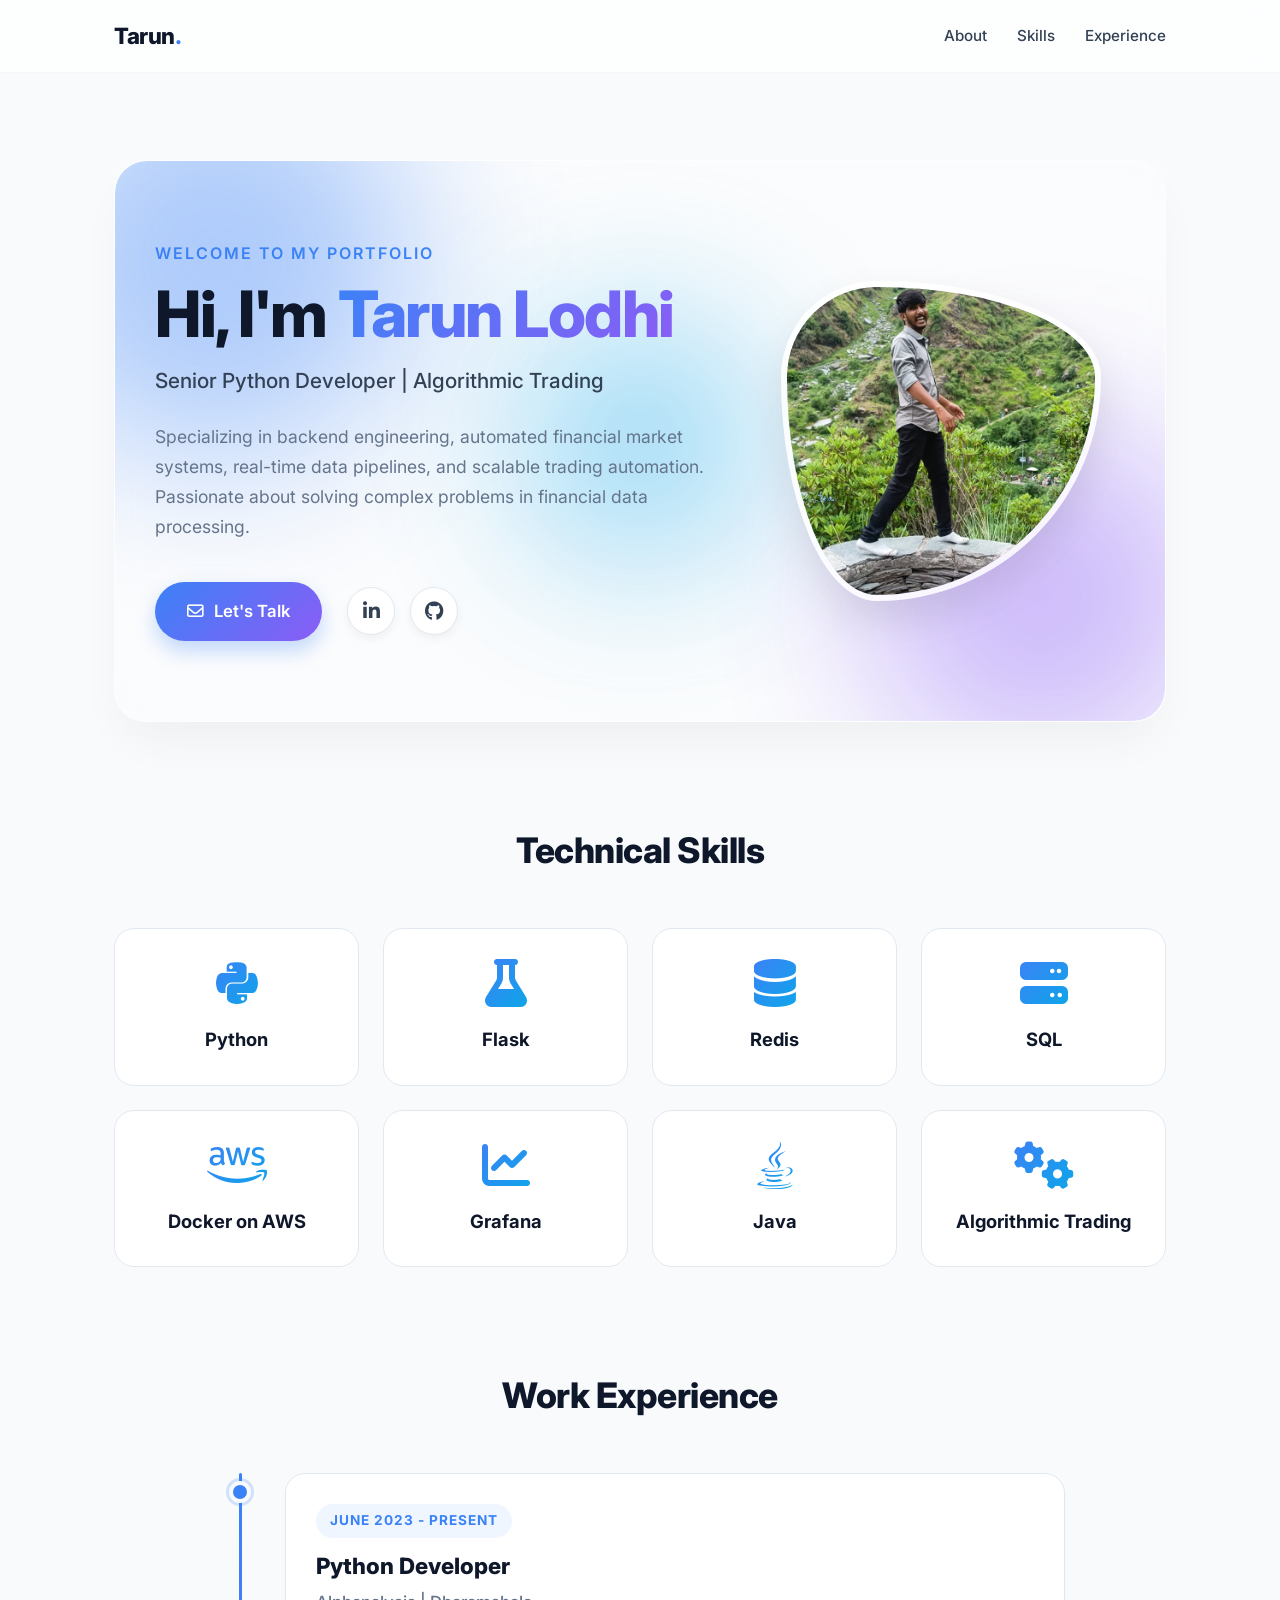
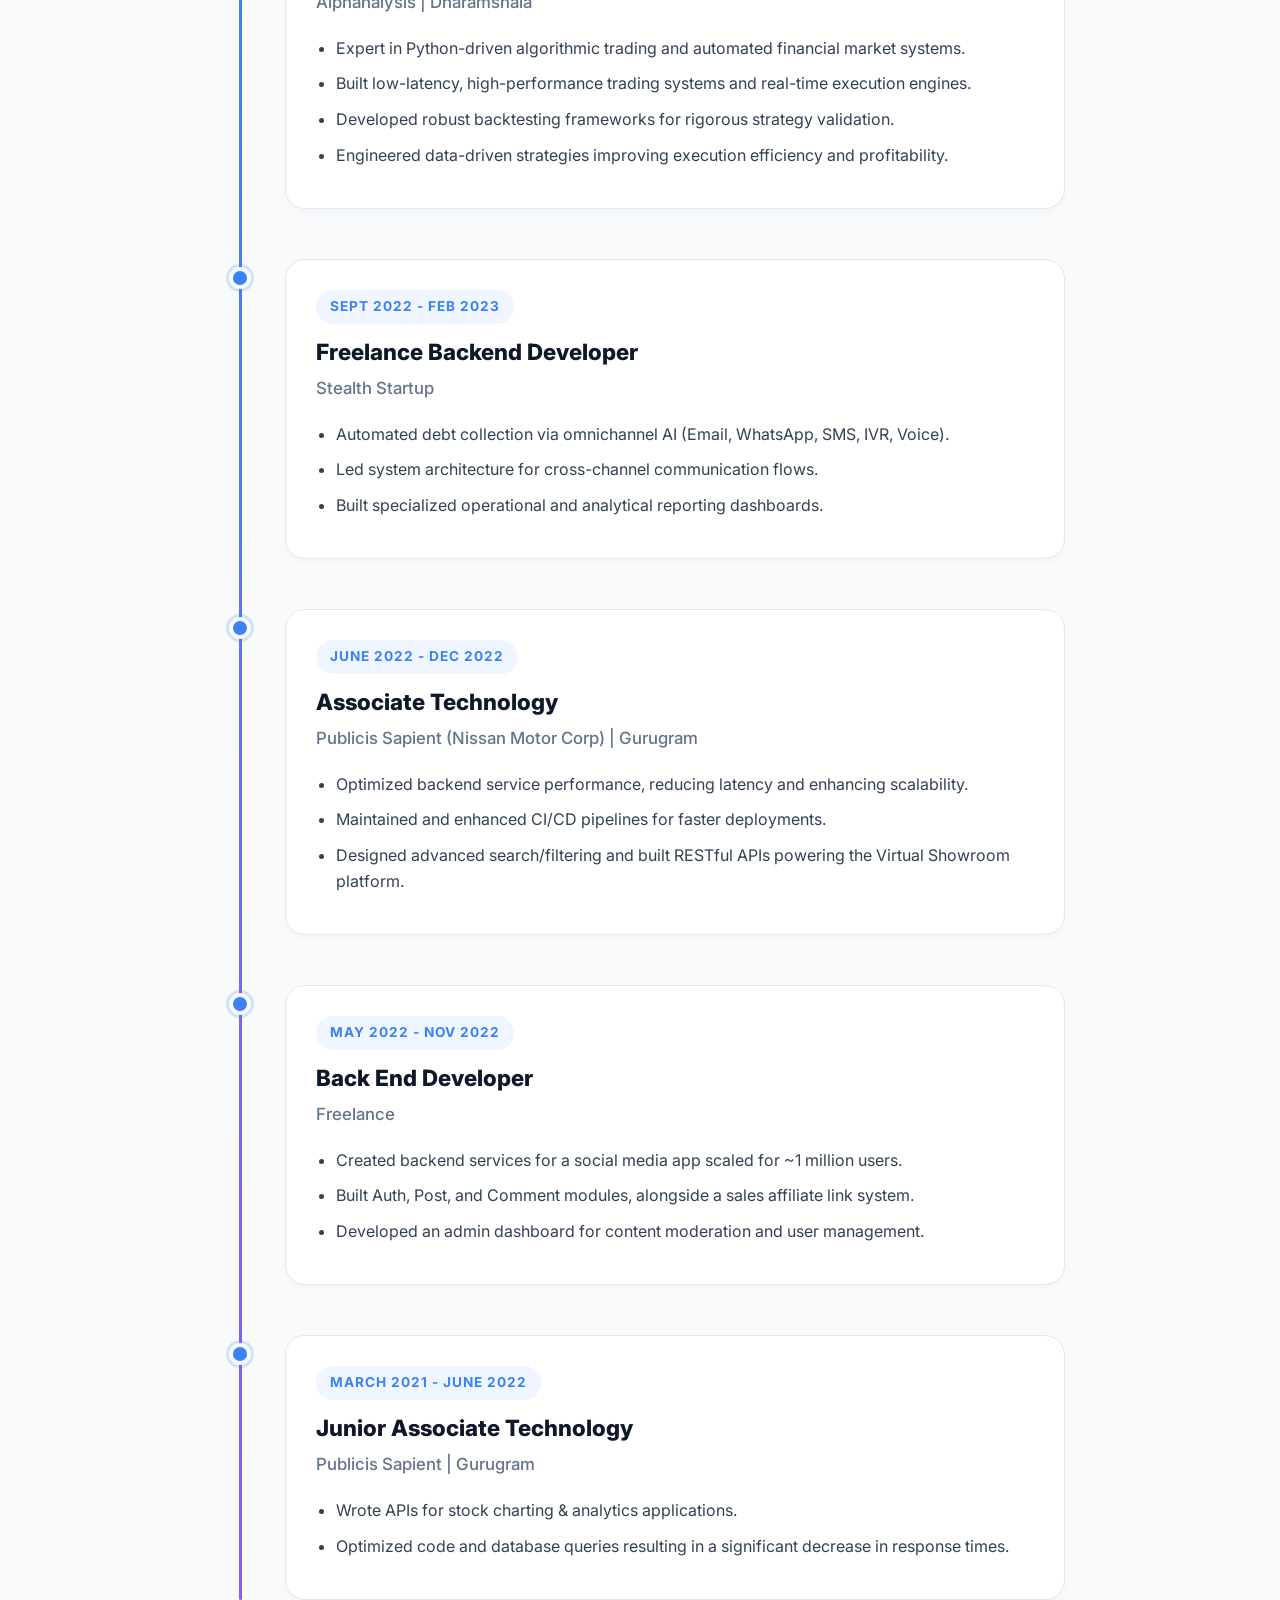
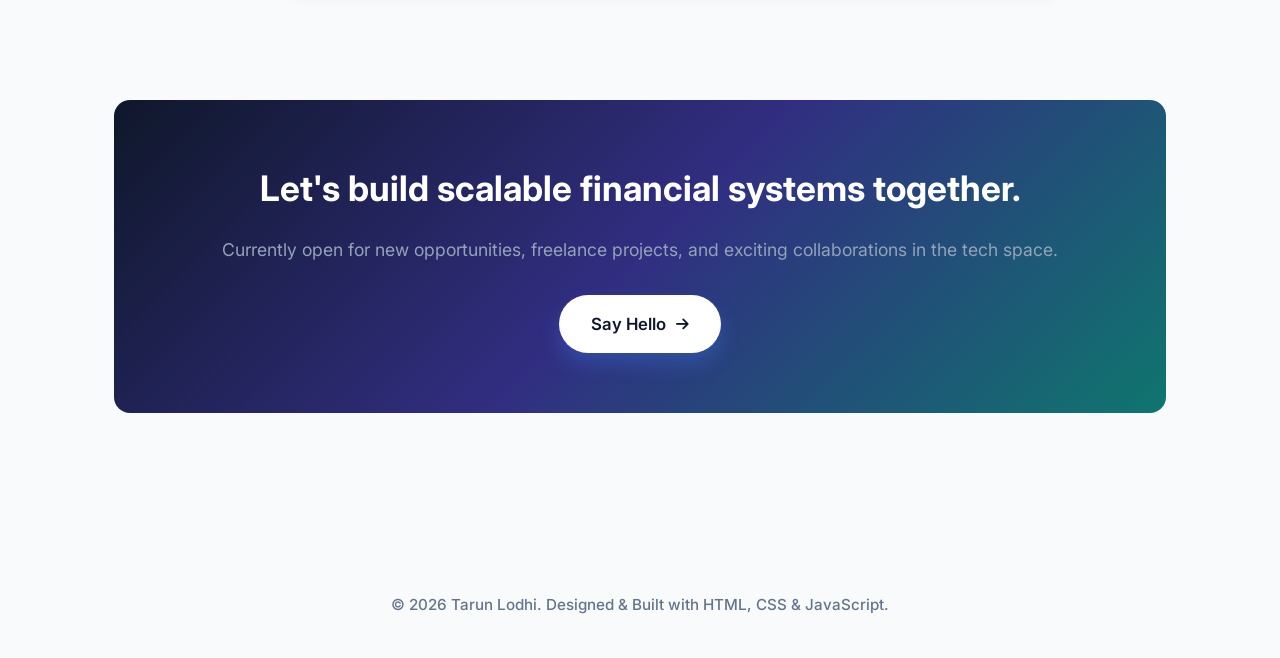
<file: tarun.html>
<!DOCTYPE html>
<html lang="en">
<head>
    <meta charset="UTF-8">
    <meta name="viewport" content="width=device-width, initial-scale=1.0">
    <title>Tarun Lodhi - Portfolio</title>
    
    <!-- Google Fonts -->
    <link rel="preconnect" href="https://fonts.googleapis.com">
    <link rel="preconnect" href="https://fonts.gstatic.com" crossorigin>
    <link href="https://fonts.googleapis.com/css2?family=Inter:wght@300;400;500;600;700;800&display=swap" rel="stylesheet">
    
    <!-- FontAwesome -->
    <link rel="stylesheet" href="https://cdnjs.cloudflare.com/ajax/libs/font-awesome/6.4.0/css/all.min.css">
    
    <link rel="stylesheet" href="root/css/style.css">
</head>
<body>

    <!-- Header Navigation -->
    <nav>
        <div class="nav-container">
            <a href="#" class="logo">Tarun<span>.</span></a>
            <ul class="nav-links">
                <li><a href="#hero">About</a></li>
                <li><a href="#skills">Skills</a></li>
                <li><a href="#experience">Experience</a></li>
                <!-- <li><a href="#projects">Projects</a></li> -->
            </ul>
        </div>
    </nav>

    <div class="container">
        
        <!-- Vibrant Modern Hero Section -->
        <section id="hero">
            <!-- Animated Gradient Background Elements -->
            <div class="hero-bg-shapes">
                <div class="shape shape-1"></div>
                <div class="shape shape-2"></div>
                <div class="shape shape-3"></div>
            </div>

            <div class="hero-content">
                <span class="greeting">Welcome to my portfolio</span>
                <h1>Hi, I'm <span class="text-gradient">Tarun Lodhi</span></h1>
                <h2>Senior Python Developer | Algorithmic Trading</h2>
                <p>
                    Specializing in backend engineering, automated financial market systems, real-time data pipelines, 
                    and scalable trading automation. Passionate about solving complex problems in financial data processing.
                </p>
                <div class="hero-actions">
                    <a href="mailto:tarunlodhi1998@gmail.com" class="btn-primary">
                        <i class="fa-regular fa-envelope"></i> Let's Talk
                    </a>
                    <div class="social-links">
                        <a href="https://www.linkedin.com/in/tarunlodhi" target="_blank" title="LinkedIn"><i class="fa-brands fa-linkedin-in"></i></a>
                        <a href="https://github.com/" target="_blank" title="GitHub"><i class="fa-brands fa-github"></i></a>
                    </div>
                </div>
            </div>
            
            <div class="hero-image-wrapper">
                <div class="hero-image">
                    <!-- Replace src with your actual professional headshot -->
                    <img src="root/imgs/profile_pic.jpg" alt="Tarun Lodhi Profile">
                </div>
            </div>
        </section>

        <!-- Technical Skills Section -->
        <section id="skills" class="fade-in-scroll">
            <h2 class="section-title">Technical Skills</h2>
            <div class="skills-grid">
                <div class="skill-card">
                    <i class="fa-brands fa-python skill-icon"></i>
                    <div class="skill-name">Python</div>
                </div>
                <div class="skill-card">
                    <i class="fa-solid fa-flask skill-icon"></i>
                    <div class="skill-name">Flask</div>
                </div>
                <div class="skill-card">
                    <i class="fa-solid fa-database skill-icon"></i>
                    <div class="skill-name">Redis</div>
                </div>
                <div class="skill-card">
                    <i class="fa-solid fa-server skill-icon"></i>
                    <div class="skill-name">SQL</div>
                </div>
                <div class="skill-card">
                    <i class="fa-brands fa-aws skill-icon"></i>
                    <div class="skill-name">Docker on AWS</div>
                </div>
                <div class="skill-card">
                    <i class="fa-solid fa-chart-line skill-icon"></i>
                    <div class="skill-name">Grafana</div>
                </div>
                <div class="skill-card">
                    <i class="fa-brands fa-java skill-icon"></i>
                    <div class="skill-name">Java</div>
                </div>
                <div class="skill-card">
                    <i class="fa-solid fa-cogs skill-icon"></i>
                    <div class="skill-name">Algorithmic Trading</div>
                </div>
            </div>
        </section>

        <!-- Experience Timeline Section -->
        <section id="experience" class="fade-in-scroll">
            <h2 class="section-title">Work Experience</h2>
            <div class="timeline">
                
                <div class="timeline-item">
                    <div class="timeline-dot"></div>
                    <div class="timeline-content">
                        <span class="timeline-date">June 2023 - Present</span>
                        <h3 class="timeline-title">Python Developer</h3>
                        <div class="timeline-company">Alphanalysis | Dharamshala</div>
                        <ul class="timeline-details">
                            <li>Expert in Python-driven algorithmic trading and automated financial market systems.</li>
                            <li>Built low-latency, high-performance trading systems and real-time execution engines.</li>
                            <li>Developed robust backtesting frameworks for rigorous strategy validation.</li>
                            <li>Engineered data-driven strategies improving execution efficiency and profitability.</li>
                        </ul>
                    </div>
                </div>

                <div class="timeline-item">
                    <div class="timeline-dot"></div>
                    <div class="timeline-content">
                        <span class="timeline-date">Sept 2022 - Feb 2023</span>
                        <h3 class="timeline-title">Freelance Backend Developer</h3>
                        <div class="timeline-company">Stealth Startup</div>
                        <ul class="timeline-details">
                            <li>Automated debt collection via omnichannel AI (Email, WhatsApp, SMS, IVR, Voice).</li>
                            <li>Led system architecture for cross-channel communication flows.</li>
                            <li>Built specialized operational and analytical reporting dashboards.</li>
                        </ul>
                    </div>
                </div>

                <div class="timeline-item">
                    <div class="timeline-dot"></div>
                    <div class="timeline-content">
                        <span class="timeline-date">June 2022 - Dec 2022</span>
                        <h3 class="timeline-title">Associate Technology</h3>
                        <div class="timeline-company">Publicis Sapient (Nissan Motor Corp) | Gurugram</div>
                        <ul class="timeline-details">
                            <li>Optimized backend service performance, reducing latency and enhancing scalability.</li>
                            <li>Maintained and enhanced CI/CD pipelines for faster deployments.</li>
                            <li>Designed advanced search/filtering and built RESTful APIs powering the Virtual Showroom platform.</li>
                        </ul>
                    </div>
                </div>

                <div class="timeline-item">
                    <div class="timeline-dot"></div>
                    <div class="timeline-content">
                        <span class="timeline-date">May 2022 - Nov 2022</span>
                        <h3 class="timeline-title">Back End Developer</h3>
                        <div class="timeline-company">Freelance</div>
                        <ul class="timeline-details">
                            <li>Created backend services for a social media app scaled for ~1 million users.</li>
                            <li>Built Auth, Post, and Comment modules, alongside a sales affiliate link system.</li>
                            <li>Developed an admin dashboard for content moderation and user management.</li>
                        </ul>
                    </div>
                </div>

                <div class="timeline-item">
                    <div class="timeline-dot"></div>
                    <div class="timeline-content">
                        <span class="timeline-date">March 2021 - June 2022</span>
                        <h3 class="timeline-title">Junior Associate Technology</h3>
                        <div class="timeline-company">Publicis Sapient | Gurugram</div>
                        <ul class="timeline-details">
                            <li>Wrote APIs for stock charting & analytics applications.</li>
                            <li>Optimized code and database queries resulting in a significant decrease in response times.</li>
                        </ul>
                    </div>
                </div>

            </div>
        </section>

        <!-- GitHub Projects Section (Placeholders based on skills) -->
        <!-- <section id="projects" class="fade-in-scroll">
            <h2 class="section-title">GitHub Projects</h2>
            <div class="projects-grid"> -->
                <!-- Project 1 -->
                <!-- <div class="project-card">
                    <div class="project-header">
                        <h3 class="project-title">Trading Engine Bot</h3>
                        <div class="project-links">
                            <a href="#" target="_blank"><i class="fa-brands fa-github"></i></a>
                            <a href="#" target="_blank"><i class="fa-solid fa-arrow-up-right-from-square" style="font-size: 1.1rem;"></i></a>
                        </div>
                    </div>
                    <p class="project-desc">A low-latency execution engine and backtesting framework for processing real-time stock market data and executing algorithmic trades.</p>
                    <div class="project-tech">
                        <span>Python</span>
                        <span>Redis</span>
                        <span>WebSockets</span>
                    </div>
                </div> -->

                <!-- Project 2 -->
                <!-- <div class="project-card">
                    <div class="project-header">
                        <h3 class="project-title">Omnichannel Comm Service</h3>
                        <div class="project-links">
                            <a href="#" target="_blank"><i class="fa-brands fa-github"></i></a>
                        </div>
                    </div>
                    <p class="project-desc">A centralized backend service utilizing AI to route and manage automated messages across Email, SMS, WhatsApp, and Voice channels.</p>
                    <div class="project-tech">
                        <span>Flask</span>
                        <span>Docker</span>
                        <span>AWS</span>
                    </div>
                </div> -->

                <!-- Project 3 -->
                <!-- <div class="project-card">
                    <div class="project-header">
                        <h3 class="project-title">Real-time Analytics Dashboard</h3>
                        <div class="project-links">
                            <a href="#" target="_blank"><i class="fa-brands fa-github"></i></a>
                        </div>
                    </div>
                    <p class="project-desc">System designed to ingest live market data, log events via SQL databases, and visualize market behaviors using Grafana dashboards.</p>
                    <div class="project-tech">
                        <span>SQL</span>
                        <span>Grafana</span>
                        <span>Python</span>
                    </div>
                </div>
            </div>
        </section> -->

        <!-- Ending Headline & CTA -->
        <section id="cta" class="fade-in-scroll">
            <div class="ending-section">
                <h2>Let's build scalable financial systems together.</h2>
                <p>Currently open for new opportunities, freelance projects, and exciting collaborations in the tech space.</p>
                <a href="mailto:tarunlodhi1998@gmail.com" class="btn-primary" style="background: var(--surface-color); color: var(--primary-color);">
                    Say Hello <i class="fa-solid fa-arrow-right" style="font-size: 0.9rem;"></i>
                </a>
            </div>
        </section>
    </div>

    <!-- Footer -->
    <footer>
        <p>&copy; 2026 Tarun Lodhi. Designed & Built with HTML, CSS & JavaScript.</p>
    </footer>

    <!-- Script for Scroll Animation -->
    <script>
        document.addEventListener("DOMContentLoaded", function() {
            const observer = new IntersectionObserver((entries) => {
                entries.forEach(entry => {
                    if (entry.isIntersecting) {
                        entry.target.classList.add('visible');
                    }
                });
            }, {
                threshold: 0.1,
                rootMargin: "0px 0px -50px 0px"
            });

            const elements = document.querySelectorAll('.fade-in-scroll');
            elements.forEach((el) => observer.observe(el));
        });
    </script>
</body>
</html>
</file>
<file: root/css/style.css>
:root {
    /* Base Colors */
    --bg-color: #f8fafc;
    --surface-color: #ffffff;
    --primary-color: #0f172a;
    --secondary-color: #334155;
    --text-light: #64748b;
    --border-color: #e2e8f0;

    /* Vibrant Accents */
    --accent-1: #3b82f6;
    /* Bright Blue */
    --accent-2: #8b5cf6;
    /* Vibrant Purple */
    --accent-3: #0ea5e9;
    /* Light Blue */
    --accent-light: #eff6ff;
}

* {
    box-sizing: border-box;
    margin: 0;
    padding: 0;
    scroll-behavior: smooth;
}

body {
    font-family: 'Inter', sans-serif;
    background-color: var(--bg-color);
    color: var(--secondary-color);
    line-height: 1.6;
    -webkit-font-smoothing: antialiased;
    overflow-x: hidden;
}

/* --- Navigation --- */
nav {
    position: fixed;
    top: 0;
    width: 100%;
    background: rgba(255, 255, 255, 0.7);
    backdrop-filter: blur(12px);
    -webkit-backdrop-filter: blur(12px);
    box-shadow: 0 1px 2px rgba(0, 0, 0, 0.02);
    z-index: 1000;
    padding: 18px 0;
    transition: all 0.3s ease;
}

.nav-container {
    max-width: 1100px;
    margin: 0 auto;
    display: flex;
    justify-content: space-between;
    align-items: center;
    padding: 0 24px;
}

.logo {
    font-weight: 800;
    font-size: 1.4rem;
    color: var(--primary-color);
    text-decoration: none;
    letter-spacing: -0.5px;
}

.logo span {
    color: var(--accent-1);
}

.nav-links {
    display: flex;
    gap: 30px;
    list-style: none;
}

.nav-links a {
    text-decoration: none;
    color: var(--secondary-color);
    font-weight: 500;
    font-size: 0.95rem;
    transition: color 0.3s;
}

.nav-links a:hover {
    color: var(--accent-1);
}

/* --- Main Layout --- */
.container {
    max-width: 1100px;
    margin: 80px auto 0;
    padding: 40px 24px;
}

section {
    margin-bottom: 100px;
    padding-top: 80px;
    margin-top: -80px;
}

.section-title {
    text-align: center;
    font-size: 2.2rem;
    color: var(--primary-color);
    margin-bottom: 50px;
    font-weight: 800;
    letter-spacing: -0.5px;
}

/* --- Modern Vibrant Hero Section --- */
#hero {
    position: relative;
    display: flex;
    align-items: center;
    justify-content: space-between;
    gap: 50px;
    padding: 80px 40px;
    margin-top: 40px;
    border-radius: 32px;
    background: rgba(255, 255, 255, 0.4);
    backdrop-filter: blur(20px);
    -webkit-backdrop-filter: blur(20px);
    border: 1px solid rgba(255, 255, 255, 0.6);
    box-shadow: 0 25px 50px -12px rgba(0, 0, 0, 0.05);
    overflow: hidden;
    animation: fadeIn 1s ease-out;
}

/* Animated Background Orbs for Vibrancy */
.hero-bg-shapes {
    position: absolute;
    top: 0;
    left: 0;
    width: 100%;
    height: 100%;
    z-index: -1;
    overflow: hidden;
    border-radius: 32px;
    pointer-events: none;
}

.shape {
    position: absolute;
    filter: blur(80px);
    opacity: 0.4;
    border-radius: 50%;
    animation: float 10s infinite alternate ease-in-out;
}

.shape-1 {
    width: 400px;
    height: 400px;
    background: var(--accent-1);
    top: -100px;
    left: -100px;
}

.shape-2 {
    width: 350px;
    height: 350px;
    background: var(--accent-2);
    bottom: -50px;
    right: -50px;
    animation-delay: -5s;
}

.shape-3 {
    width: 250px;
    height: 250px;
    background: var(--accent-3);
    top: 50%;
    left: 50%;
    transform: translate(-50%, -50%);
    animation-duration: 12s;
}

.hero-content {
    flex: 1.2;
    position: relative;
    z-index: 2;
}

.greeting {
    display: inline-block;
    font-size: 1rem;
    font-weight: 600;
    color: var(--accent-1);
    text-transform: uppercase;
    letter-spacing: 2px;
    margin-bottom: 12px;
}

.hero-content h1 {
    font-size: 4rem;
    line-height: 1.1;
    margin-bottom: 15px;
    font-weight: 800;
    letter-spacing: -1.5px;
    color: var(--primary-color);
}

/* Gradient Text */
.text-gradient {
    background: linear-gradient(135deg, var(--accent-1), var(--accent-2));
    -webkit-background-clip: text;
    -webkit-text-fill-color: transparent;
    background-clip: text;
}

.hero-content h2 {
    font-size: 1.3rem;
    color: var(--secondary-color);
    font-weight: 500;
    margin-bottom: 25px;
}

.hero-content p {
    font-size: 1.1rem;
    color: var(--text-light);
    margin-bottom: 40px;
    max-width: 550px;
    line-height: 1.7;
}

.hero-actions {
    display: flex;
    align-items: center;
    gap: 25px;
    flex-wrap: wrap;
}

.btn-primary {
    display: inline-flex;
    align-items: center;
    gap: 10px;
    background: linear-gradient(135deg, var(--accent-1), var(--accent-2));
    color: #fff;
    padding: 16px 32px;
    border-radius: 50px;
    text-decoration: none;
    font-weight: 600;
    font-size: 1.05rem;
    transition: all 0.3s ease;
    box-shadow: 0 10px 20px rgba(59, 130, 246, 0.3);
    border: none;
    cursor: pointer;
}

.btn-primary:hover {
    transform: translateY(-3px);
    box-shadow: 0 15px 25px rgba(59, 130, 246, 0.4);
}

.social-links {
    display: flex;
    gap: 15px;
}

.social-links a {
    display: inline-flex;
    align-items: center;
    justify-content: center;
    width: 48px;
    height: 48px;
    border-radius: 50%;
    background-color: var(--surface-color);
    color: var(--secondary-color);
    text-decoration: none;
    font-size: 1.2rem;
    box-shadow: 0 4px 10px rgba(0, 0, 0, 0.05);
    transition: all 0.3s ease;
    border: 1px solid var(--border-color);
}

.social-links a:hover {
    background-color: var(--accent-1);
    color: #fff;
    transform: translateY(-3px) rotate(5deg);
    border-color: var(--accent-1);
    box-shadow: 0 10px 20px rgba(59, 130, 246, 0.2);
}

.hero-image-wrapper {
    flex: 0.8;
    display: flex;
    justify-content: center;
    position: relative;
    z-index: 2;
}

.hero-image {
    position: relative;
    width: 320px;
    height: 320px;
    border-radius: 30% 70% 70% 30% / 30% 30% 70% 70%;
    overflow: hidden;
    border: 6px solid rgba(255, 255, 255, 0.8);
    box-shadow: 0 20px 40px rgba(0, 0, 0, 0.1);
    animation: morphing 10s ease-in-out infinite;
}

.hero-image img {
    width: 100%;
    height: 100%;
    object-fit: cover;
}

/* --- Technical Skills Section --- */
.skills-grid {
    display: grid;
    grid-template-columns: repeat(auto-fill, minmax(220px, 1fr));
    gap: 24px;
}

.skill-card {
    background-color: var(--surface-color);
    padding: 30px 20px;
    border-radius: 20px;
    text-align: center;
    border: 1px solid var(--border-color);
    transition: all 0.3s cubic-bezier(0.4, 0, 0.2, 1);
}

.skill-card:hover {
    transform: translateY(-8px);
    box-shadow: 0 20px 30px -10px rgba(0, 0, 0, 0.08);
    border-color: var(--accent-3);
}

.skill-icon {
    font-size: 3rem;
    background: linear-gradient(135deg, var(--accent-1), var(--accent-3));
    -webkit-background-clip: text;
    -webkit-text-fill-color: transparent;
    margin-bottom: 18px;
}

.skill-name {
    font-weight: 700;
    color: var(--primary-color);
    font-size: 1.15rem;
}

/* --- Experience Timeline Section --- */
.timeline {
    position: relative;
    max-width: 850px;
    margin: 0 auto;
}

.timeline::before {
    content: '';
    position: absolute;
    width: 3px;
    background: linear-gradient(to bottom, var(--accent-1), var(--accent-2));
    top: 0;
    bottom: 0;
    left: 24px;
    border-radius: 4px;
}

.timeline-item {
    position: relative;
    padding-left: 70px;
    margin-bottom: 50px;
}

.timeline-item:last-child {
    margin-bottom: 0;
}

.timeline-dot {
    position: absolute;
    left: 14px;
    top: 8px;
    width: 22px;
    height: 22px;
    background-color: var(--accent-1);
    border: 4px solid var(--bg-color);
    border-radius: 50%;
    z-index: 1;
    box-shadow: 0 0 0 3px rgba(59, 130, 246, 0.2);
    transition: all 0.3s;
}

.timeline-item:hover .timeline-dot {
    background-color: var(--accent-2);
    transform: scale(1.2);
}

.timeline-content {
    background: var(--surface-color);
    padding: 30px;
    border-radius: 20px;
    border: 1px solid var(--border-color);
    box-shadow: 0 4px 6px rgba(0, 0, 0, 0.02);
    transition: all 0.3s;
}

.timeline-content:hover {
    box-shadow: 0 15px 30px -5px rgba(0, 0, 0, 0.08);
    border-color: var(--accent-light);
}

.timeline-date {
    font-size: 0.85rem;
    color: var(--accent-1);
    font-weight: 700;
    text-transform: uppercase;
    letter-spacing: 1px;
    margin-bottom: 10px;
    display: inline-block;
    background: var(--accent-light);
    padding: 6px 14px;
    border-radius: 20px;
}

.timeline-title {
    font-size: 1.4rem;
    color: var(--primary-color);
    font-weight: 800;
    margin-bottom: 5px;
}

.timeline-company {
    font-size: 1.05rem;
    color: var(--text-light);
    font-weight: 500;
    margin-bottom: 20px;
}

.timeline-details {
    padding-left: 20px;
    color: var(--secondary-color);
}

.timeline-details li {
    margin-bottom: 10px;
}

/* --- GitHub Projects Section --- */
.projects-grid {
    display: grid;
    grid-template-columns: repeat(auto-fill, minmax(320px, 1fr));
    gap: 30px;
}

.project-card {
    background-color: var(--surface-color);
    border-radius: 20px;
    padding: 30px;
    border: 1px solid var(--border-color);
    transition: all 0.3s;
    display: flex;
    flex-direction: column;
    height: 100%;
}

.project-card:hover {
    box-shadow: 0 20px 40px -10px rgba(0, 0, 0, 0.1);
    transform: translateY(-8px);
}

.project-header {
    display: flex;
    justify-content: space-between;
    align-items: center;
    margin-bottom: 20px;
}

.project-title {
    font-size: 1.3rem;
    color: var(--primary-color);
    font-weight: 700;
}

.project-links a {
    color: var(--text-light);
    font-size: 1.3rem;
    transition: color 0.3s;
    text-decoration: none;
    margin-left: 10px;
}

.project-links a:hover {
    color: var(--accent-1);
}

.project-desc {
    flex-grow: 1;
    margin-bottom: 25px;
    font-size: 1rem;
    color: var(--secondary-color);
}

.project-tech {
    display: flex;
    flex-wrap: wrap;
    gap: 10px;
}

.project-tech span {
    background-color: var(--bg-color);
    color: var(--secondary-color);
    font-size: 0.85rem;
    padding: 6px 14px;
    border-radius: 8px;
    font-weight: 600;
}

/* --- Ending Headline & Footer --- */
.ending-section {
    text-align: center;
    background-color: var(--primary-color);
    color: #fff;
    padding: 60px 20px;
    border-radius: 16px;
    margin-bottom: 60px;
}

.ending-section h2 {
    font-size: 2.2rem;
    margin-bottom: 20px;
}

.ending-section p {
    color: #94a3b8;
    margin-bottom: 30px;
    font-size: 1.1rem;
}

.ending-section {
    background: linear-gradient(135deg, #0f172a, #312e81, #0f766e)
}


footer {
    text-align: center;
    padding: 40px;
    color: var(--text-light);
    font-size: 0.95rem;
    font-weight: 500;
}

/* Animations */
@keyframes fadeIn {
    from {
        opacity: 0;
        transform: translateY(30px);
    }

    to {
        opacity: 1;
        transform: translateY(0);
    }
}

@keyframes float {
    0% {
        transform: translateY(0) scale(1);
    }

    100% {
        transform: translateY(-30px) scale(1.1);
    }
}

@keyframes morphing {
    0% {
        border-radius: 30% 70% 70% 30% / 30% 30% 70% 70%;
    }

    25% {
        border-radius: 58% 42% 75% 25% / 76% 46% 54% 24%;
    }

    50% {
        border-radius: 50% 50% 33% 67% / 55% 27% 73% 45%;
    }

    75% {
        border-radius: 33% 67% 58% 42% / 63% 68% 32% 37%;
    }

    100% {
        border-radius: 30% 70% 70% 30% / 30% 30% 70% 70%;
    }
}

.fade-in-scroll {
    opacity: 0;
    transform: translateY(30px);
    transition: opacity 0.7s cubic-bezier(0.4, 0, 0.2, 1), transform 0.7s cubic-bezier(0.4, 0, 0.2, 1);
}

.fade-in-scroll.visible {
    opacity: 1;
    transform: translateY(0);
}

/* Responsive Design */
@media (max-width: 900px) {
    #hero {
        flex-direction: column-reverse;
        text-align: center;
        padding: 60px 30px;
    }

    .hero-content h1 {
        font-size: 3rem;
    }

    .hero-content p {
        margin: 0 auto 30px;
    }

    .hero-actions {
        justify-content: center;
    }

    .nav-links {
        display: none;
        /* Add a hamburger menu for production */
    }
}
</file>
